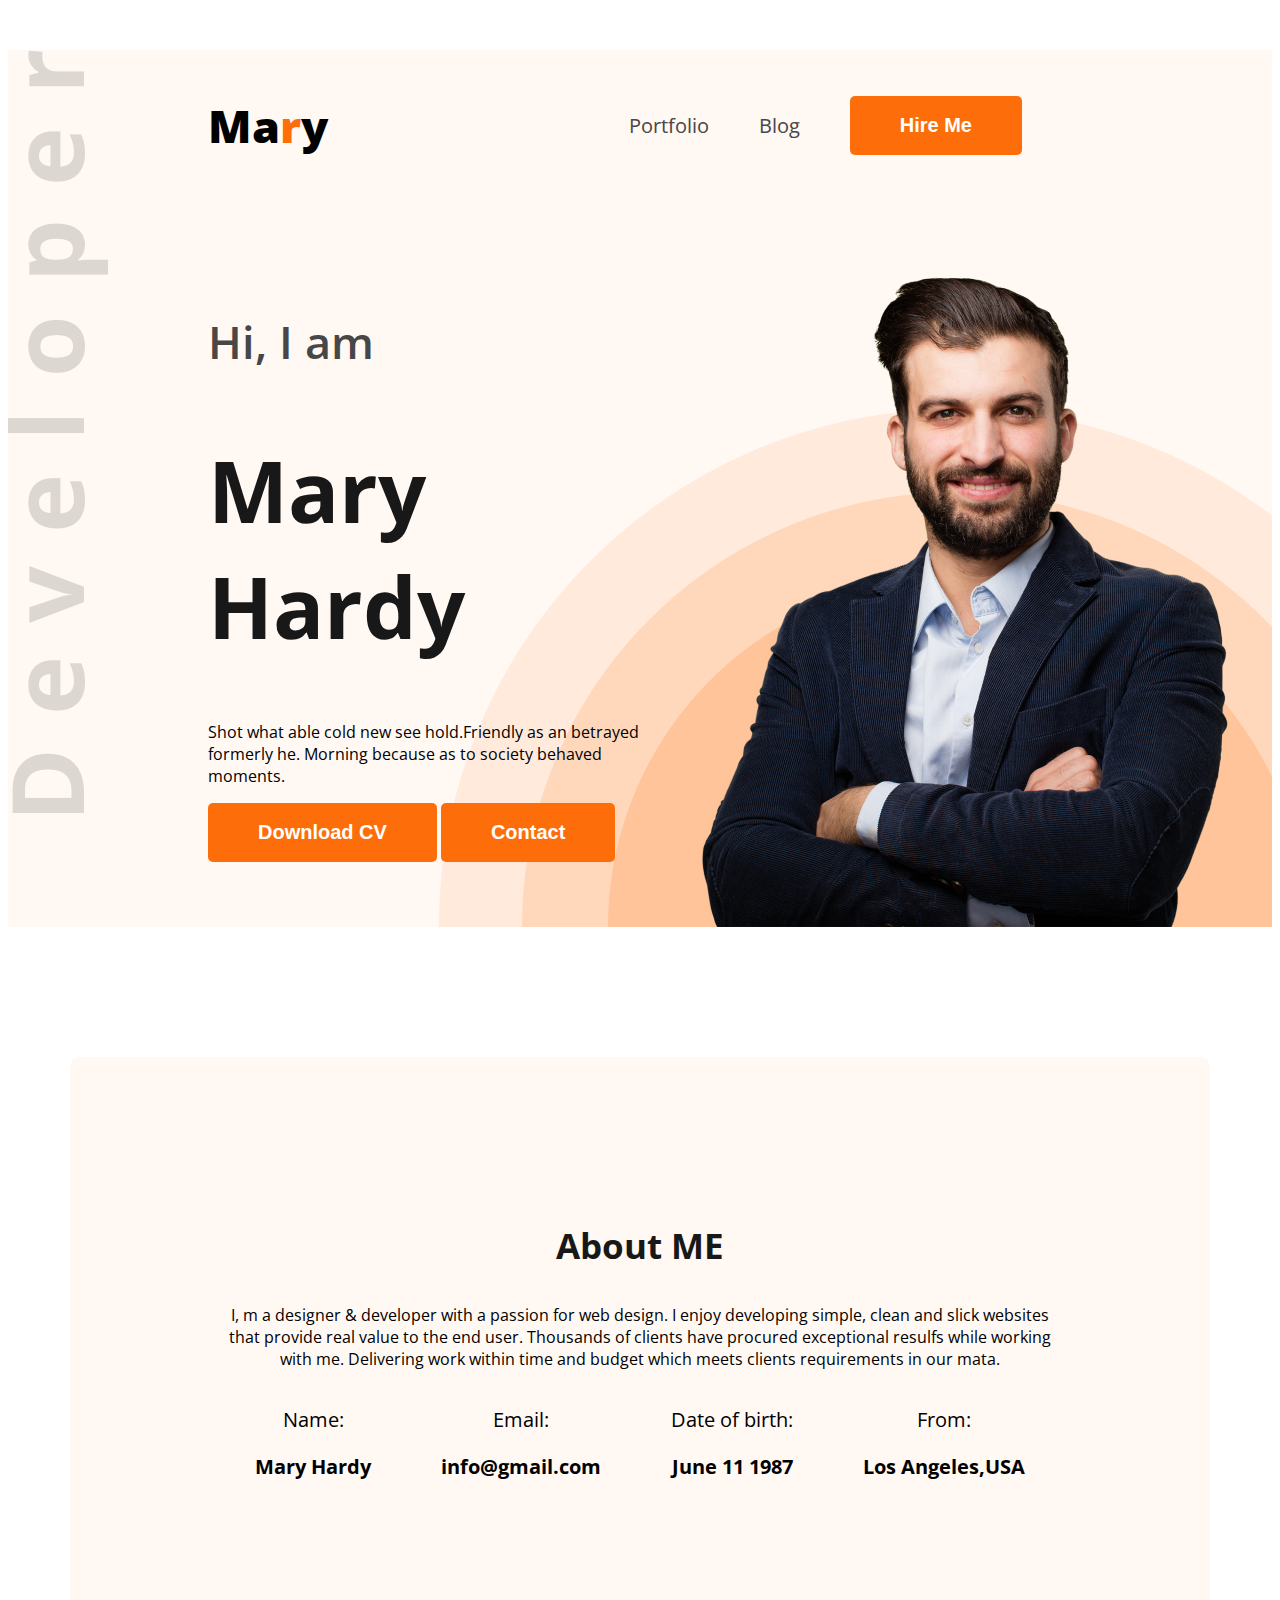
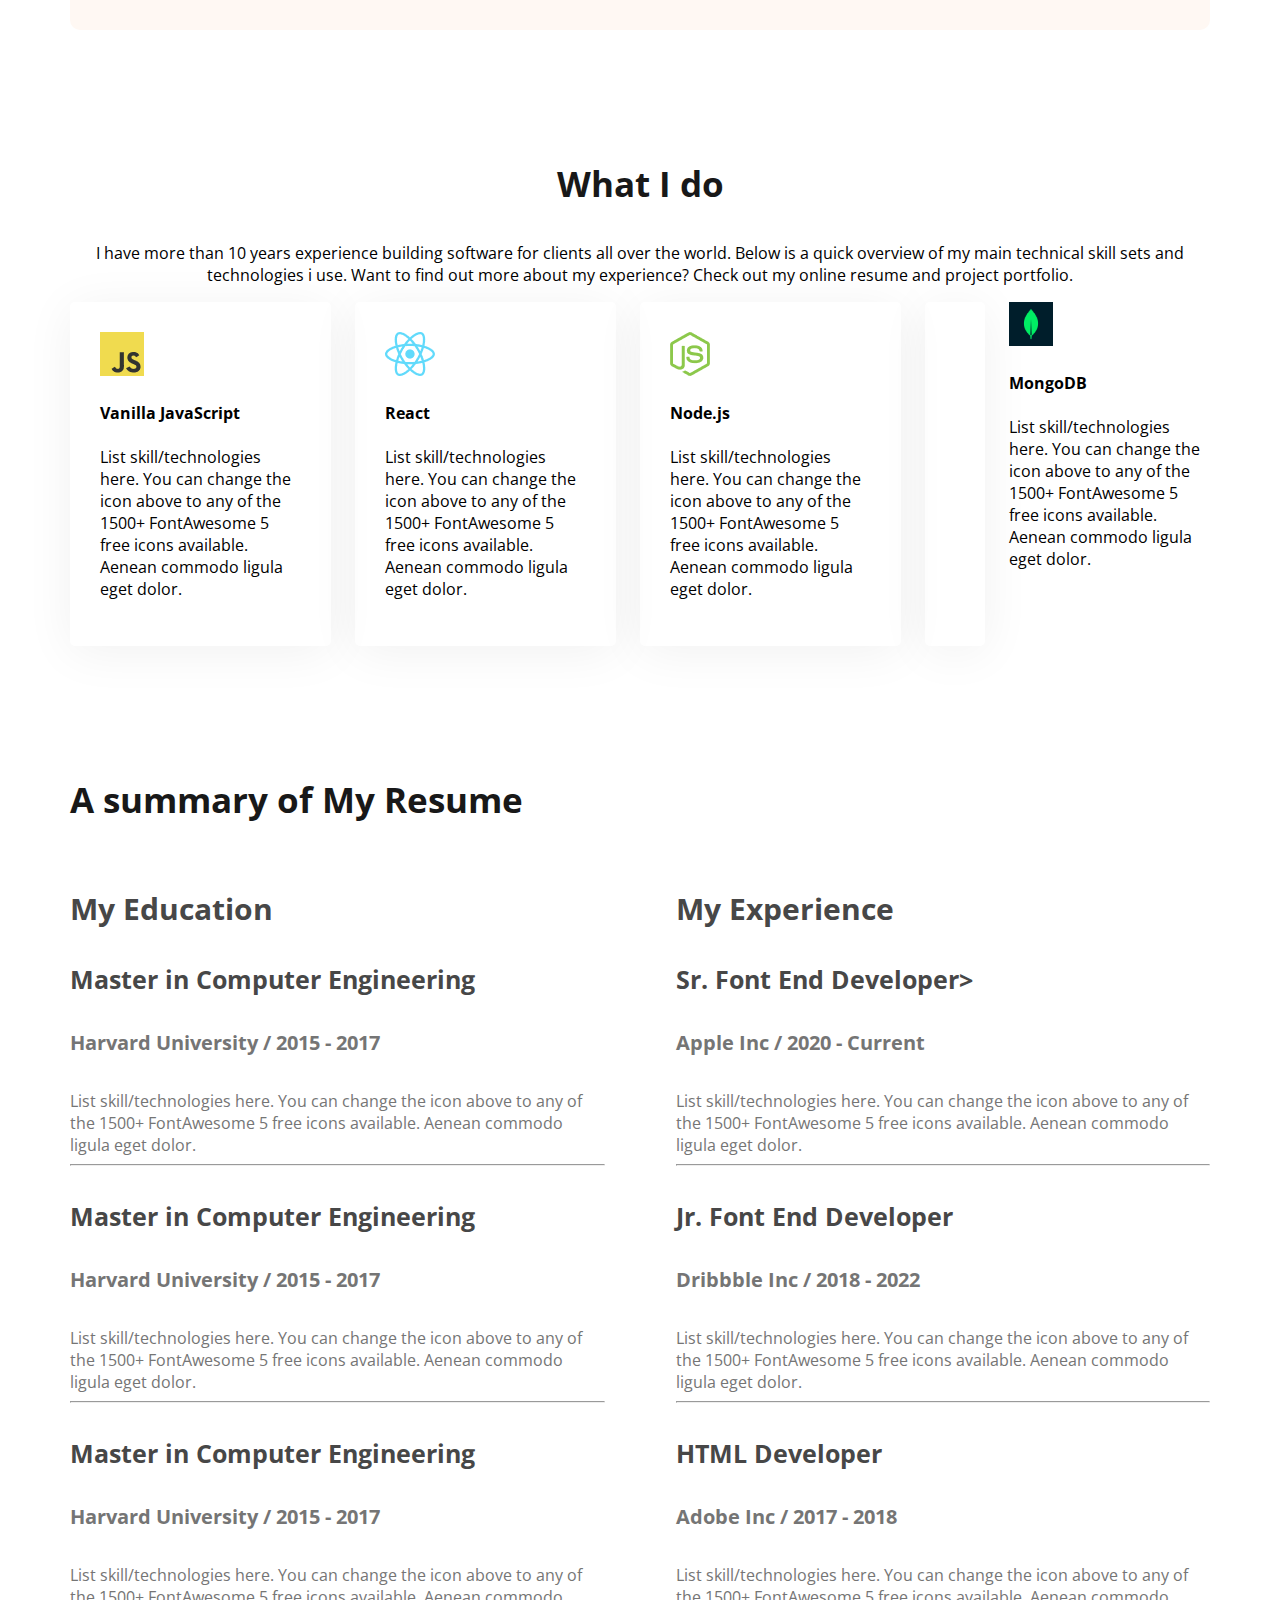
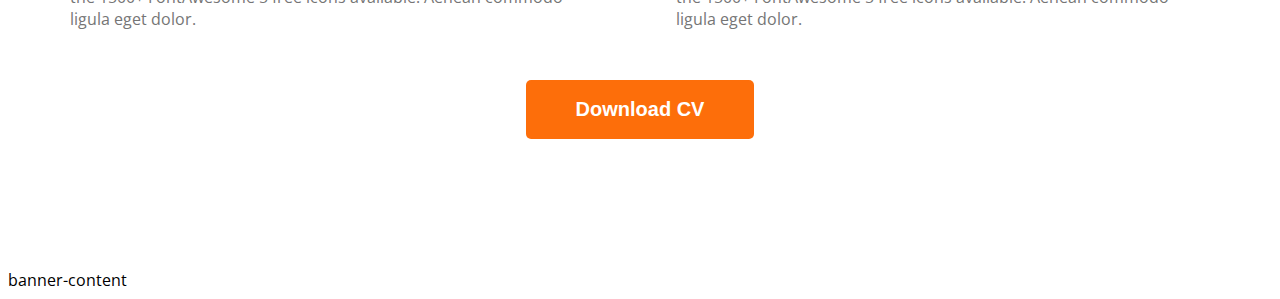
<file: portfolio-resources/index.html>
<!DOCTYPE html>
<html lang="en">
<head>
    <meta charset="UTF-8">
    <meta name="viewport" content="width=device-width, initial-scale=1.0">
    <title>Web Developer Portfolio</title>
    <link rel="preconnect" href="https://fonts.googleapis.com">
<link rel="preconnect" href="https://fonts.gstatic.com" crossorigin>
<link href="https://fonts.googleapis.com/css2?family=Open+Sans:ital,wght@0,300..800;1,300..800&display=swap" rel="stylesheet">
    <link rel="stylesheet" href="style/portfolio.css">
</head>
<body class="open-sans-normal">
    <header class="header secondary-bg">
        <nav>
            <h3 class="nav-title">Ma<span class="text-primary">r</span>y</h3>
            <ul>
                <li><a class="dark-02" href="">Portfolio</a></li>
                <li><a class="dark-02" href="">Blog</a></li>
                <li><a href=""><button class="btn-primary">Hire Me</button></a></li>
            </ul>
        </nav>
        <div class="banner">
            <div class="">
                <h4 class="banner-greetings dark-02">Hi, I  am</h4>
                <h1 class="banner-title">Mary Hardy</h1>
                <p>Shot what able cold new see hold.Friendly as an betrayed formerly he. Morning because as to society behaved moments.</p>
                <button class="btn-primary">Download CV</button>
                <button class="btn-primary">Contact</button>

            </div>
         <img src="images/hardy.png" alt="">
        </div>
    </header>
    <main>
        <section class="about secondary-bg">
            <h3 class="section-title">About ME</h3>
            <p class="section.description">I, m a designer & developer with a passion for web design. I enjoy developing simple, clean and slick websites that provide real value to the end user. Thousands of clients have procured exceptional resulfs while working with me. Delivering work within time and budget which meets clients requirements in our mata.</p>

            <div class="about-items">
                <div class="about-item">
                    <p class="item-title">Name:</p>
                    <p class="item-description">Mary Hardy</p>
                </div>
                <div class="about-item">
                    <p class="item-title">Email:</p>
                    <p class="item-description">info@gmail.com</p>
                </div>
                <div class="about-item">
                    <p class="item-title">Date of birth:</p>
                    <p class="item-description">June 11 1987</p>
                </div>
                <div class="about-item">
                    <p class="item-title">From:</p>
                    <p class="item-description">Los Angeles,USA</p>
                </div>
            </div>
        </section>
        <section class="skills">
            <h3 class="section-title text-center">What I do</h3>
            <p class="section-description text-center">I have more than 10 years experience building software for clients all over the world. Below is a quick overview of my main technical skill sets and technologies i use. Want to find out more about my experience? Check out my online resume and project portfolio.</p>

            <div class="skills-container">
            <div class="skill">
                <img src="images/icons/js.png" alt="">
                <h4 class="skill-title">Vanilla JavaScript</h4>
                <p class="skill-description">List skill/technologies here. You can change the icon above to any of the 1500+ FontAwesome 5 free icons available. Aenean commodo ligula eget dolor.</p>
            </div>
            <div class="skill">
                 <img src="images/icons/react.png" alt="">
                <h4 class="skill-title">React</h4>
                <p class="skill-description">List skill/technologies here. You can change the icon above to any of the 1500+ FontAwesome 5 free icons available. Aenean commodo ligula eget dolor.</p>
            </div>
            <div class="skill">
                <img src="images/icons/nodejs.png" alt="">
                <h4 class="skill-title">Node.js</h4>
                <p class="skill-description">List skill/technologies here. You can change the icon above to any of the 1500+ FontAwesome 5 free icons available. Aenean commodo ligula eget dolor.</p>
            </div>
            <div class="skill"></div>
            <skill>
                <img src="images/icons/mongo.png" alt="">
                <h4 class="skill-title">MongoDB</h4>
                <p class="skill-description">List skill/technologies here. You can change the icon above to any of the 1500+ FontAwesome 5 free icons available. Aenean commodo ligula eget dolor.</p>
            </skill>
            </div>

        </section>
        
        <section class="resume">
            <h3 class="section-title">A summary of My Resume</h3>
            <div class="resume-container">
            <!-- .resume-column*2>h3.resume-column-title+experience*3>h4.experience-title+h5.experience-sub-title+.experience-description? -->
             <div class="resume-column">
                <h3 class="resume-column-title">My Education</h3>
                <experience>
                    <h4 class="experience-title">Master in Computer Engineering</h4>
                    <h5 class="experience-sub-title">Harvard University / 2015 - 2017</h5>
                    <div class="experience-description">List skill/technologies here. You can change the icon above to any of the 1500+ FontAwesome 5 free icons available. Aenean commodo ligula eget dolor.</div>
                    <hr>
                </experience>
                <experience>
                    <h4 class="experience-title">Master in Computer Engineering</h4>
                    <h5 class="experience-sub-title">Harvard University / 2015 - 2017</h5>
                    <div class="experience-description">List skill/technologies here. You can change the icon above to any of the 1500+ FontAwesome 5 free icons available. Aenean commodo ligula eget dolor.</div>
                    <hr>
                </experience>
                <experience>
                    <h4 class="experience-title">Master in Computer Engineering</h4>
                    <h5 class="experience-sub-title">Harvard University / 2015 - 2017</h5>
                    <div class="experience-description">List skill/technologies here. You can change the icon above to any of the 1500+ FontAwesome 5 free icons available. Aenean commodo ligula eget dolor.</div>
                </experience>
             </div>
             <div class="resume-column">
                <h3 class="resume-column-title">My Experience</h3>
                <experience>
                    <h4 class="experience-title">Sr. Font End Developer></h4>
                    <h5 class="experience-sub-title">Apple Inc / 2020 - Current</h5>
                    <div class="experience-description">List skill/technologies here. You can change the icon above to any of the 1500+ FontAwesome 5 free icons available. Aenean commodo ligula eget dolor.</div>
                    <hr>
                </experience>
                <experience>
                    <h4 class="experience-title">Jr. Font End Developer</h4>
                    <h5 class="experience-sub-title">Dribbble Inc / 2018 - 2022</h5>
                    <div class="experience-description">List skill/technologies here. You can change the icon above to any of the 1500+ FontAwesome 5 free icons available. Aenean commodo ligula eget dolor.</div>
                </experience>
                <hr>
                <experience>
                    <h4 class="experience-title">HTML Developer</h4>
                    <h5 class="experience-sub-title">Adobe Inc / 2017 - 2018</h5>
                    <div class="experience-description">List skill/technologies here. You can change the icon above to any of the 1500+ FontAwesome 5 free icons available. Aenean commodo ligula eget dolor.</div>
                </experience>
             </div>
              </div>
             
          <div class="text-center download-cv">
            <button class="btn-primary">Download CV</button>
          </div>

        </section>
       
            
    </main>
    <footer>

    </footer>

</body>
</html>banner-content
</file>
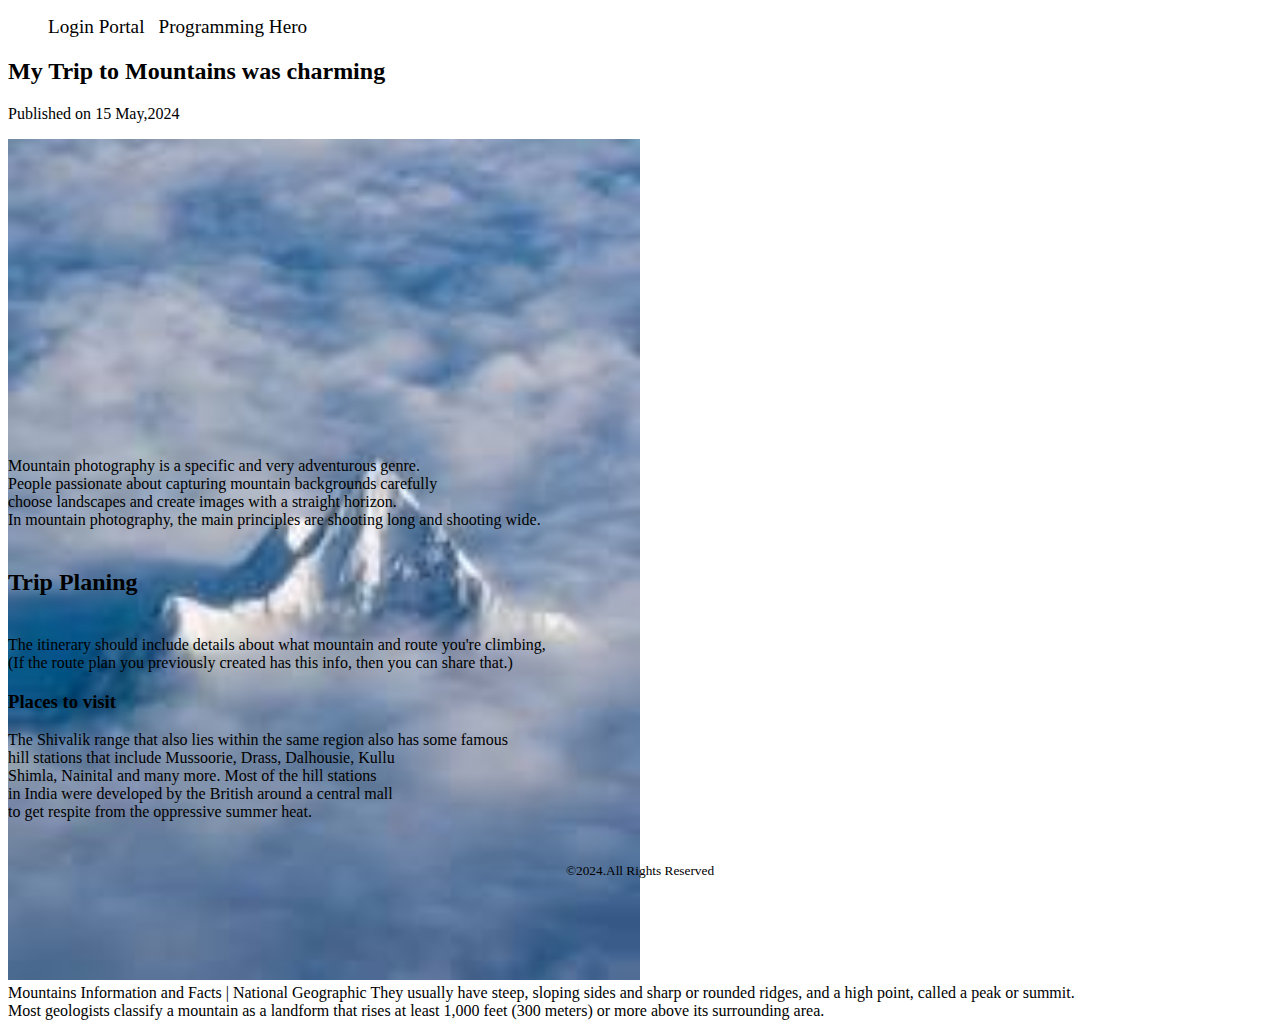
<file: html 5 intro/blog.html>
<!DOCTYPE html>
<html lang="en">
<head>
    <meta charset="UTF-8">
    <meta name="viewport" content="width=device-width, initial-scale=1.0">
    <title>My Blogs</title>
    <link rel="stylesheet" href="styles/blog.css">
</head>
<body>
    <header>
        <nav>
            <ul>
                <li><a href="https://cityuniversity.orbund.com/einstein-freshair/index.jsp"></a>Login Portal</li>
                <li><a href="https://web.programming-hero.com/dashboard"></a>Programming Hero</li>
            </ul>
        </nav>
    </header>
    <main>
    <article>
        <header>
            <h2>My Trip to Mountains was charming</h2>
            <p>Published on <time datetime="2024-02-15"></time>15 May,2024</p>
        </header>
        <figure>
            <img width="50%" src="styles/download.jpeg" alt="">
            <br>
            <caption> Mountains Information and Facts | National Geographic
                They usually have steep, sloping sides and sharp or rounded ridges, and a high point, called a peak or summit.<br> Most geologists classify a mountain as a landform that rises at least 1,000 feet (300 meters) or more above its surrounding area. </caption>
        </figure>
        <br>
        <section>
            Mountain photography is a specific and very adventurous genre.<br>People passionate about capturing mountain backgrounds сarefully <br> choose landscapes and create images with a straight horizon. <br>In mountain photography, the main principles are shooting long and shooting wide.
        </section>
        <section>
            <h5>Trip Planing</h5>
            <p>The itinerary should include details about what mountain and route you're climbing,<br> (If the route plan you previously created has this info, then you can share that.)</p>
        </section>
        <section>
            <h3>Places to visit</h3>
            <p>The Shivalik range that also lies within the same region also has some famous <br> hill stations that include Mussoorie, Drass, Dalhousie, Kullu <br> Shimla, Nainital and many more. Most of the hill stations <br> in India were developed by the British around a central mall <br> to get respite from the oppressive summer heat.
            </p>
        </section>
    </article>
    </main>
    <footer>
        <p><small>&copy;2024.All Rights Reserved</small></p>
    </footer>
</body>
</html>
</file>
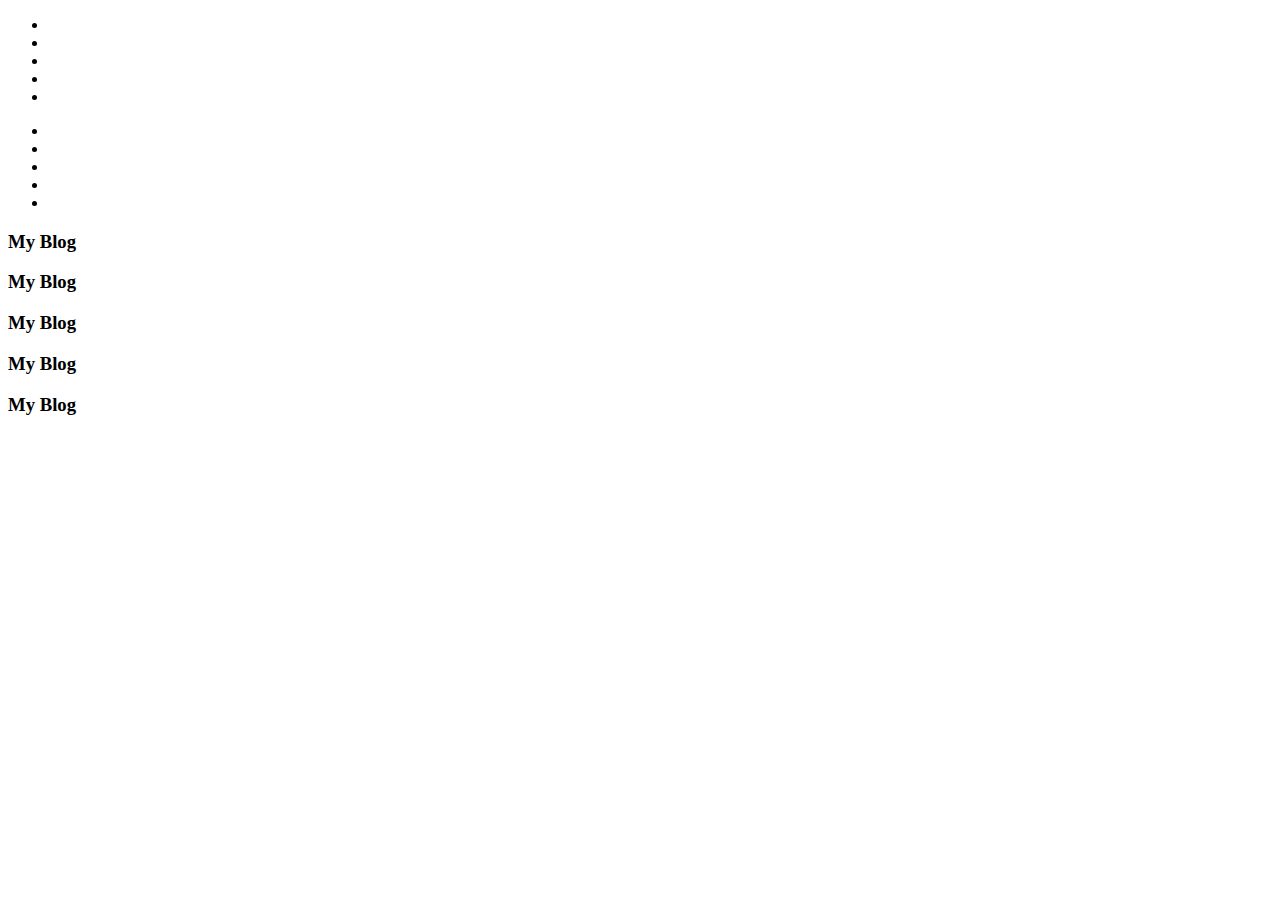
<file: html 5 intro/emmet.html>
<!DOCTYPE html>
<html lang="en">
<head>
    <meta charset="UTF-8">
    <meta name="viewport" content="width=, initial-scale=1.0">
    <title>Document</title>
</head>
<body>
    
    <ul> 
        <!--ul>li*5  -->
        <li></li>
        <li></li>
        <li></li>
        <li></li>
        <li></li>
    </ul>

    
        <ul>
            <!-- ul>li*5>a -->
            <li><a href=""></a></li>
            <li><a href=""></a></li>
            <li><a href=""></a></li>
            <li><a href=""></a></li>
            <li><a href=""></a></li>
        
    </ul>

    <main>
        <!-- main>srticle.blog*5>h3 -->
        <article class="blog">
            <h3></h3>
        </article>
        <article class="blog">
            <h3></h3>
        </article>
        <article class="blog">
            <h3></h3>
        </article>

    </main>
    
    <main>
        <article class="blog">
            <h3>My Blog</h3>
        </article>
        <article class="blog">
            <h3>My Blog</h3>
        </article>
        <article class="blog">
            <h3>My Blog</h3>
        </article>
        <article class="blog">
            <h3>My Blog</h3>
        </article>
        <article class="blog">
            <h3>My Blog</h3>
        </article>
    </main>

</body>
</html>
</file>
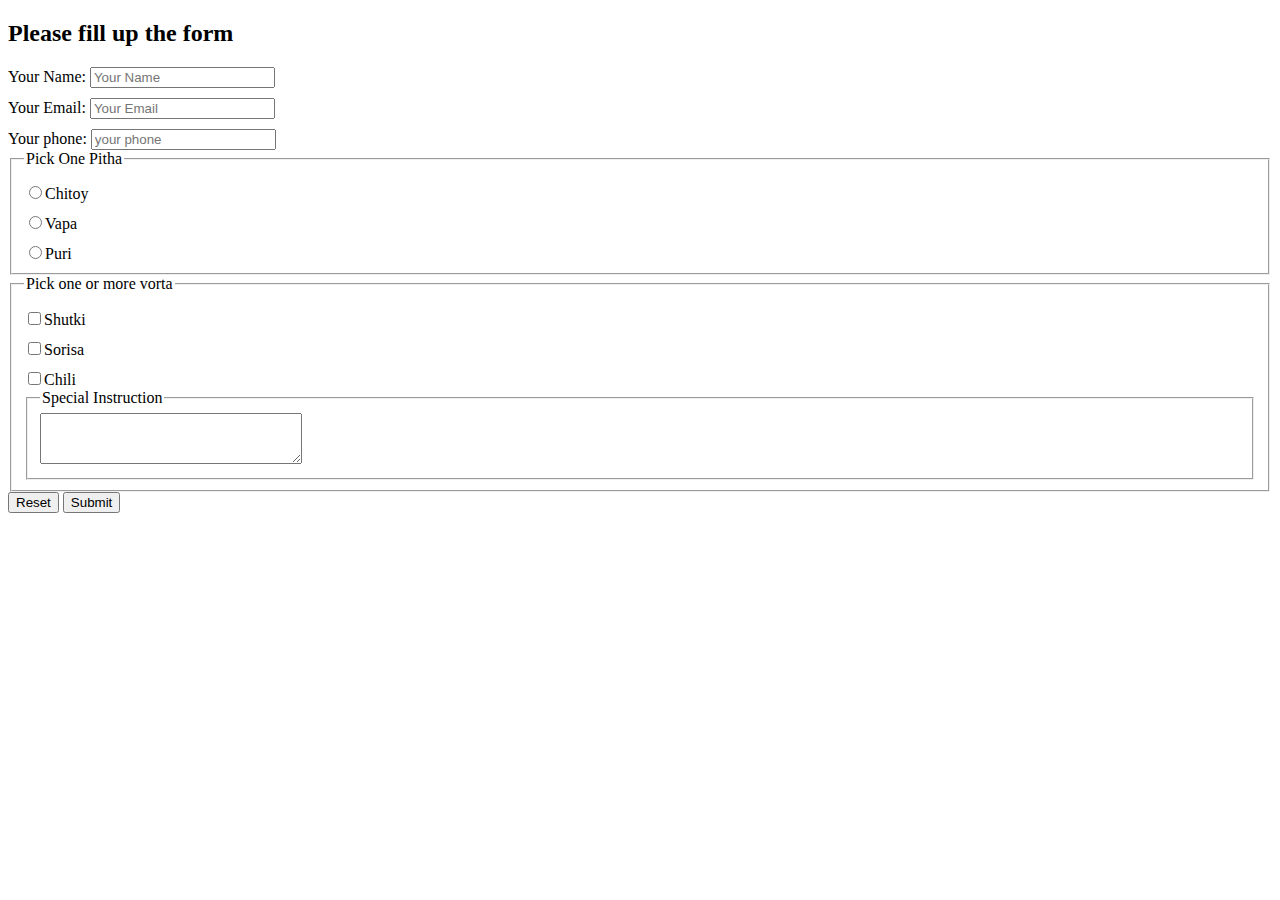
<file: html 5 intro/form.html>
<!DOCTYPE html>
<html lang="en">
<head>
    <meta charset="UTF-8">
    <meta name="viewport" content="width=device-width, initial-scale=1.0">
    <title>Pitha Ghor</title>
    <style>
        label{
            display: block;
            margin-top: 10px;
        }
        
    </style>
</head>
<body>
    <header>

    </header>
    <main>
        <section>
            <h2>Please fill up the form</h2>
            <form >
                <label for="Name">Your Name:
                    <input type="text" placeholder="Your Name">
                    
                </label>
                <label for="Email">Your Email:
                    <input type="text" placeholder="Your Email">
                </label>
                <label for="Phone">Your phone:
                <input type="text" placeholder="your phone">
                    
                </label>
            <fieldset>
                <legend>Pick One Pitha</legend>
                <label for="Chitoy">
                    <input type="radio" name="Pitha" id="Chitoy">Chitoy

                </label>
                <label for="Vapa">
                    <input type="radio" name="Pitha" id="Vapa">Vapa
                </label>
                <label for="Puri">
                    <input type="radio" name="Pitha" id="Puri">Puri
                </label>

                
            </fieldset>
            <fieldset>
                <legend>Pick one or more vorta</legend>
                <label for="Shutki">
                    <input type="checkbox" name="vorta" id="Shutki">Shutki
                </label>
                <label for="Sorisa">
                    <input type="checkbox" name="vorta" id="Sorisa">Sorisa
                </label>
                <label for="Chili">
                    <input type="checkbox" name="vorta" id="Chili">Chili
                </label>
                <fieldset>
                    <legend>Special Instruction</legend>
                    <textarea name="" id="" cols="30" rows="3"></textarea>
                </fieldset>

            </fieldset>
            <input type="reset" value="Reset">
            <input type="submit" value="Submit">
            </form>
        </section>
    </main>
    
</body>
</html>
</file>
<file: portfolio-resources/style/portfolio.css>
.open-sans-normal{
    font-family: "Open Sans", sans-serif;
    font-optical-sizing: auto;
    font-style: normal;
    font-variation-settings:
      "wdth" 100;
  }
  .header{
    background-image: url(../images/developer.png),url(../images/header_bg.png);
    background-repeat:no-repeat;
    background-position: top left,bottom right;
  }
nav{
    display: flex;
    align-items: center;
    justify-content: space-between;
    margin: 50px 200px;
}
.nav-title{
    font-weight: 800;
    font-size: 45px;
}
.text-primary{
    color: #FD6E0A;
}
.dark-02{
    color: #474747;
}
nav ul li{
    list-style: none;
    margin-right: 50px;
}
nav li a{
    text-decoration: none;
   font-size: 20px;
}
nav ul{
    display: flex;
    align-items: center;
   
}
.banner{
    display: flex;
    justify-content: space-between;
    margin: 0 35px 0 200px;
}
.btn-primary{
    background-color: #FD6E0A;
    font-weight: bold;
    font-size: 20px;
    color: white;
    padding: 18px 50px;
    border-radius: 5px;
    border: none;
}
.banner-greetings{
    font-size: 45px;
    font-weight: 600;
}
.banner-title{
    font-size: 85px;
    font-weight: bold;
    color: #181818;
}
.banner-content{
    max-width: 585px;
    max-height: 356px;
}
.section-title{
    font-size: 35px;
    font-weight: bold;
    color: #181818;
}
.section.description{
    font-size: 18px;
    color: #757575;
}
.secondary-bg{

    background-color: #FFF8F3;
}
.about{
    border-radius: 10px;
    padding: 130px 150px;
    text-align: center;
        
}
/* main style */
main{
    max-width: 1140px;
    margin: 0 auto;
}
main section{
    margin-top: 130px;
    margin-bottom: 130px;
}
.about-items{
    display: flex;
    justify-content: space-around;
}
.item-title{
    font-size: 20px;
}
.item-description{
    font-weight: bold;
    font-size: 20px;
}
.text-center{
    text-align: center;
}
/* skill section style */
.skills-container{
    display: flex;
    gap: 24px;
}
.skill{
    padding: 30px;
    border-radius: 5px;
    box-shadow: 0px 6px 50px 0px rgba(0, 0, 0, 0.06);
}
/* resume style */
.resume-column-title{
    color: #474747;
    font-size: 30px;
}
.experience-title{
    color: #474747;
    font-size: 25px;

}
.experience-sub-title{
    color: #757575;
    font-size: 20px;
}
.experience-description{
    color: #757575;
    font-size: 16px;
    margin-top: 20px;

}
.resume-container{
    display: flex;
    gap: 71px;
}
.download-cv{
    margin: 50px;
}
</file>
<file: html 5 intro/styles/blog.css>
nav>ul>li{
    display: inline;
    margin-right: 10px;
    font-size: larger;
}
footer{
    text-align: center;
    margin-top: 40px;
}
figure{
    margin: 0px;
    height: 300px;
}
h5{
    font-size: x-large;
}
</file>
